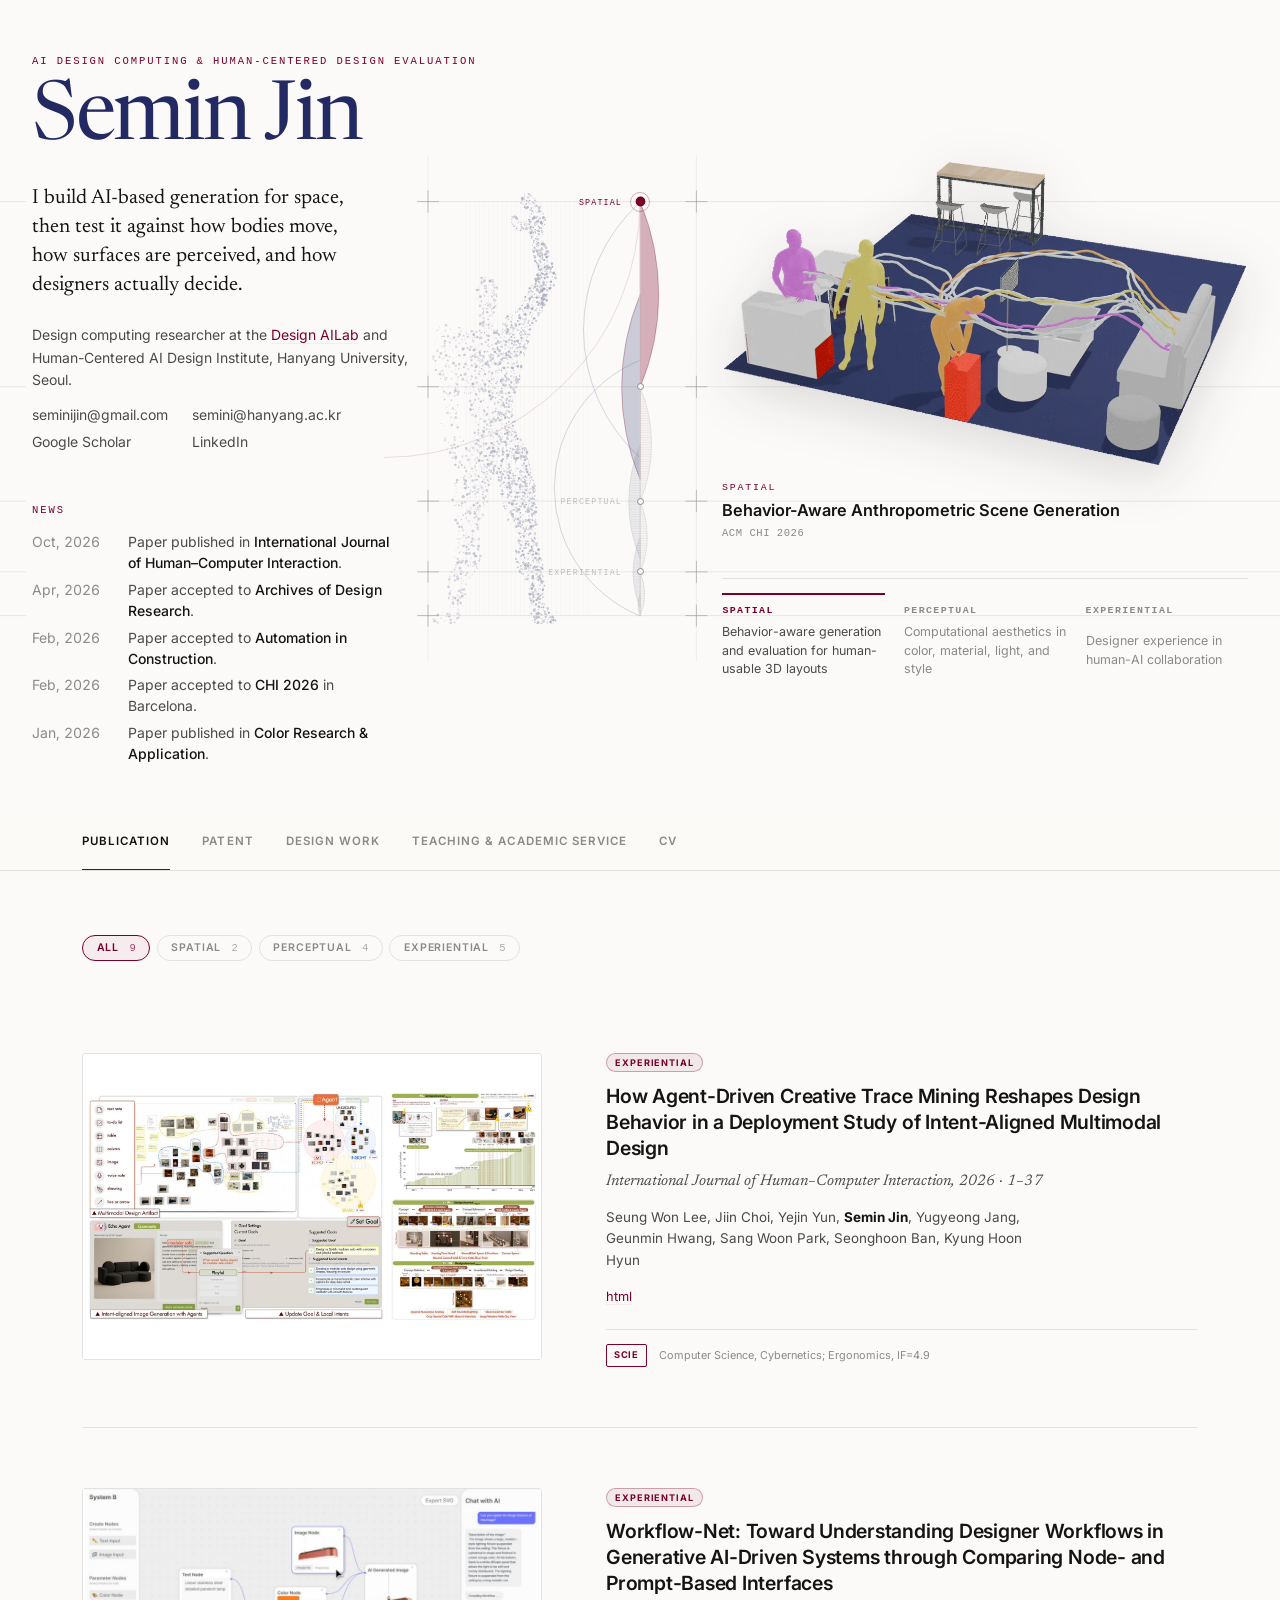
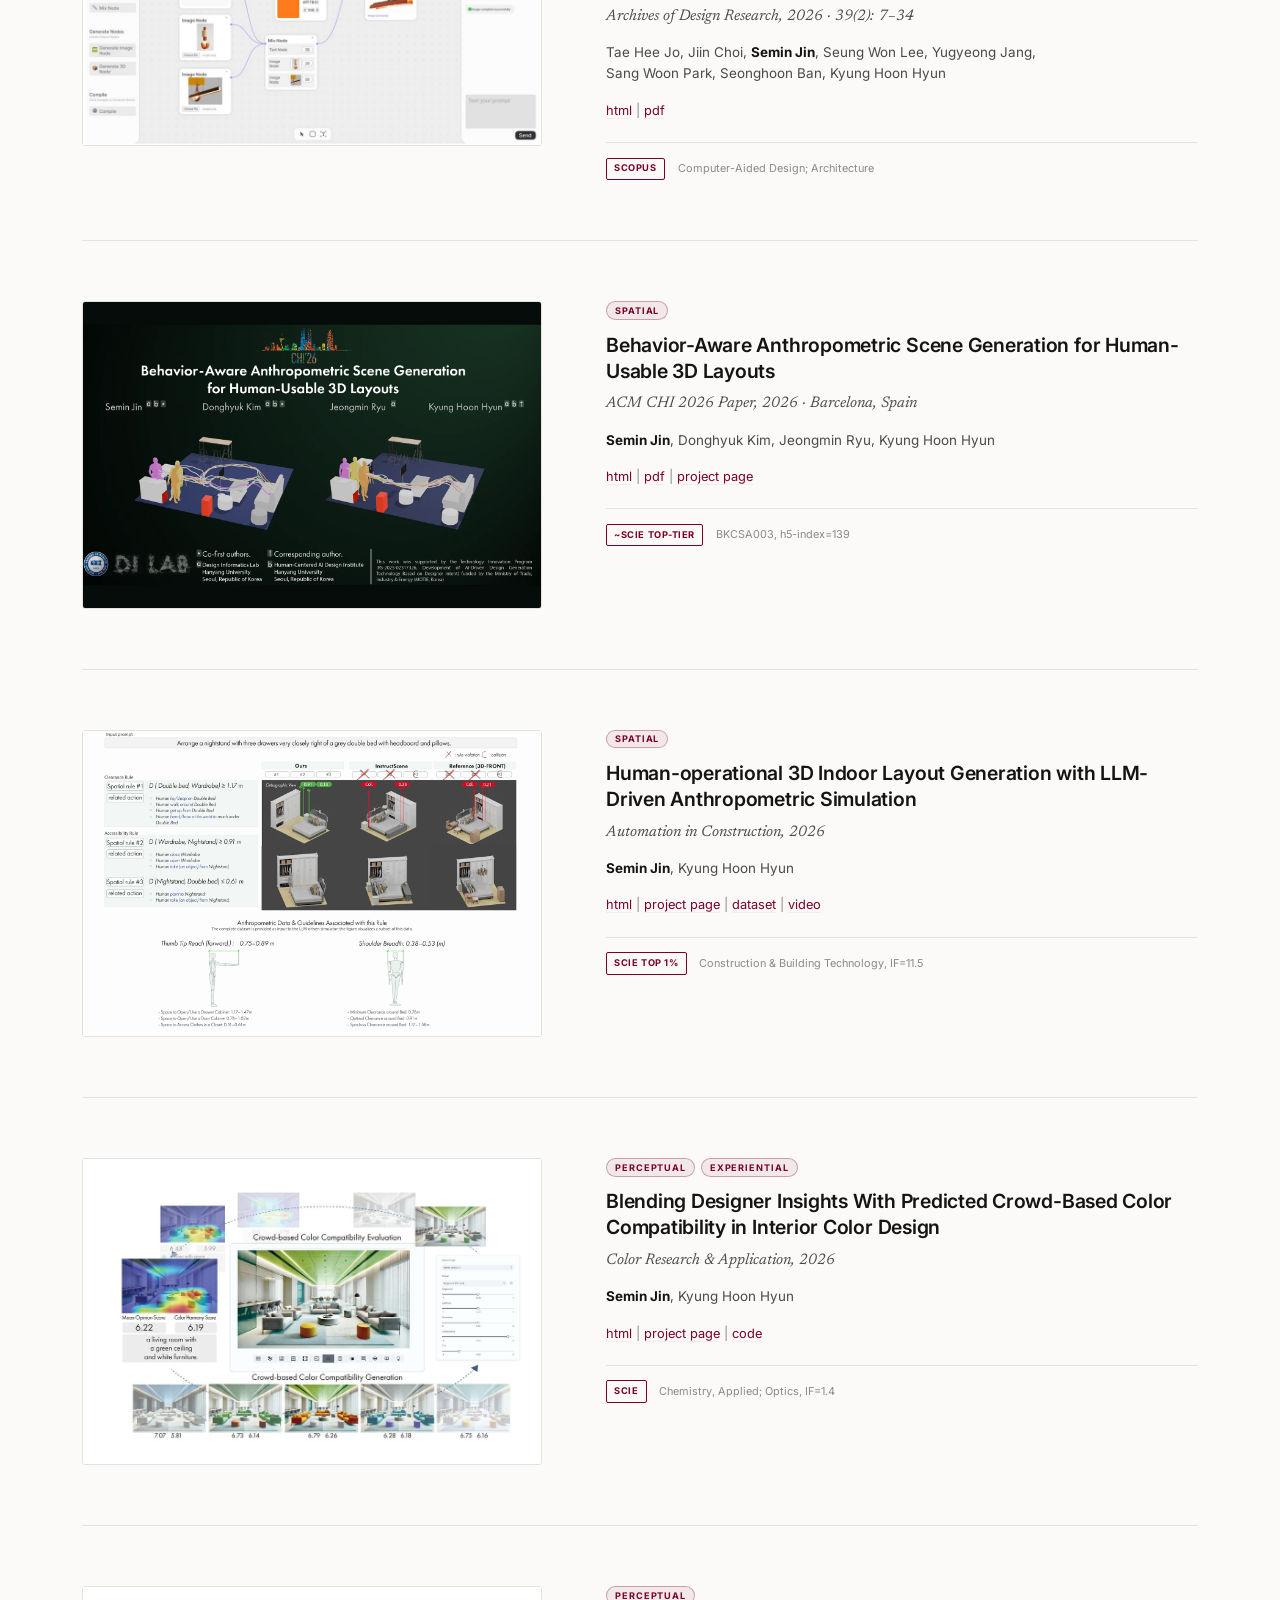
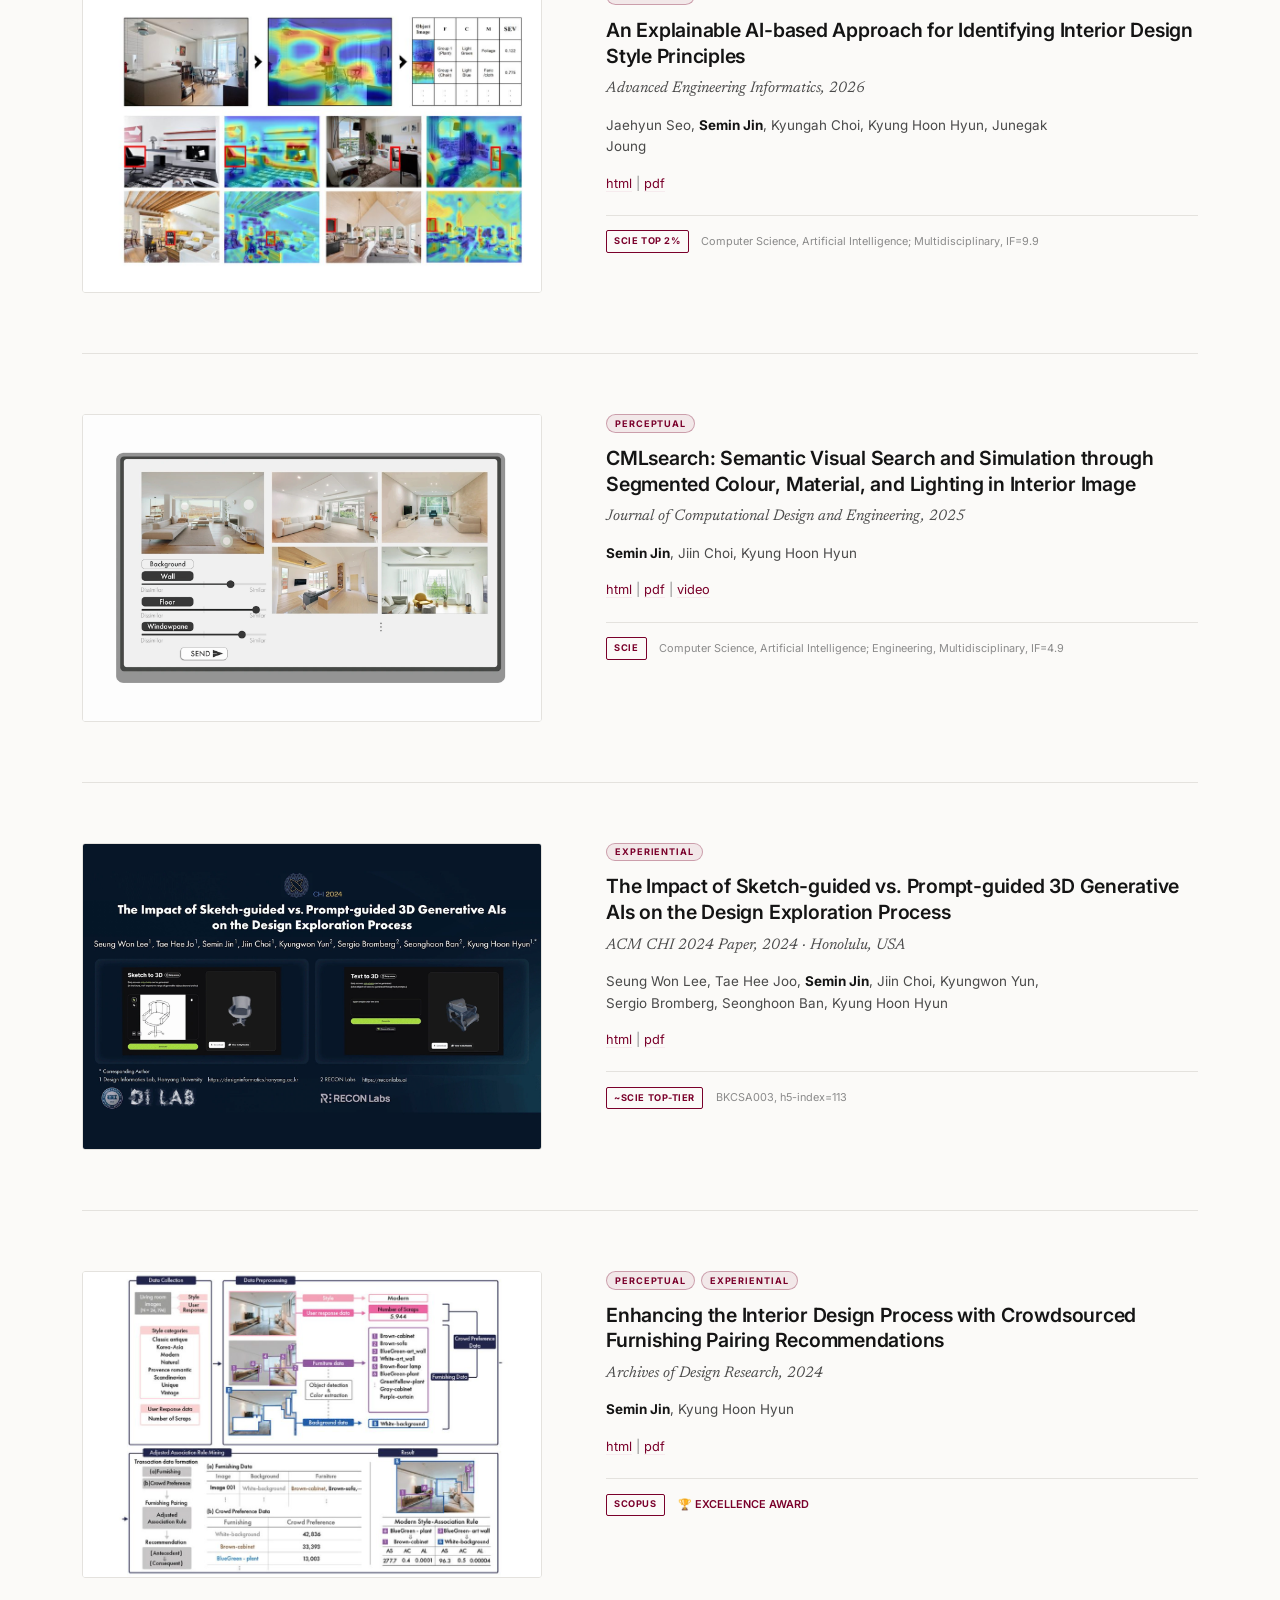
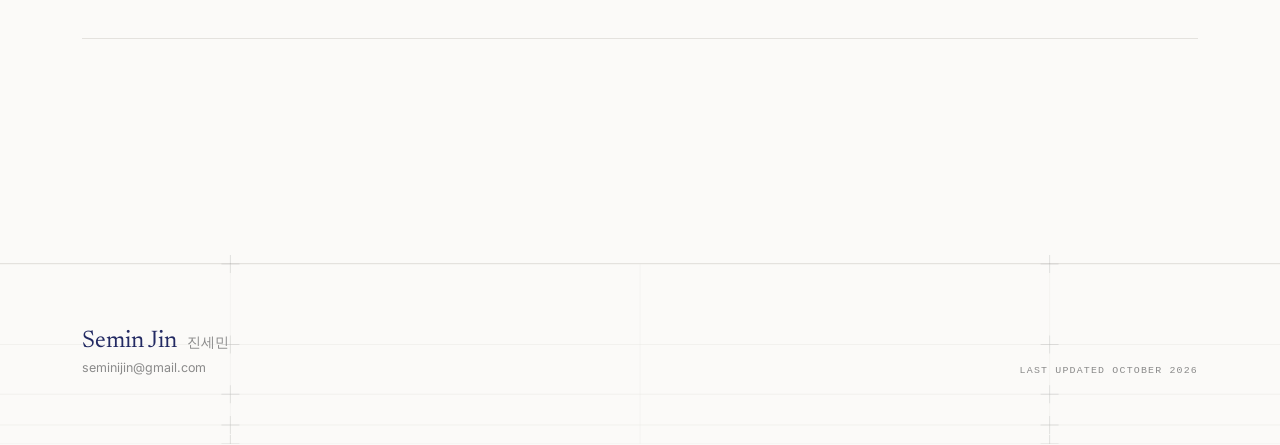
<file: index.html>
<!doctype html>
<html lang="en">
<head>
<meta charset="utf-8">
<meta name="viewport" content="width=device-width, initial-scale=1">
<title>Semin Jin 진세민</title>
<meta name="description" content="Semin Jin (진세민) — Postdoctoral researcher in Interior Architecture Design at Hanyang University, Seoul. AI design computing and human-centered design evaluation.">
<link rel="canonical" href="https://seminjin.com/">
<meta property="og:type" content="profile">
<meta property="og:title" content="Semin Jin 진세민">
<meta property="og:description" content="Postdoctoral researcher at Hanyang University. AI design computing and human-centered design evaluation.">
<meta property="og:url" content="https://seminjin.com/">
<meta property="og:image" content="https://seminjin.com/assets/img/profile.jpg">
<script type="application/ld+json">
{
  "@context": "https://schema.org",
  "@type": "Person",
  "name": "Semin Jin",
  "alternateName": "진세민",
  "url": "https://seminjin.com/",
  "image": "https://seminjin.com/assets/img/profile.jpg",
  "jobTitle": "Postdoctoral Researcher",
  "affiliation": { "@type": "CollegeOrUniversity", "name": "Hanyang University", "alternateName": "한양대학교" },
  "knowsAbout": ["AI design computing", "Human-centered design evaluation", "Interior architecture", "Human-AI interaction"],
  "sameAs": [
    "https://scholar.google.com/citations?user=jY6BdQMAAAAJ",
    "https://www.linkedin.com/in/semin-jin-0b907b2ab",
    "https://github.com/SeminJin"
  ]
}
</script>
<link rel="preconnect" href="https://fonts.googleapis.com">
<link rel="preconnect" href="https://fonts.gstatic.com" crossorigin>
<link href="https://fonts.googleapis.com/css2?family=Inter:wght@400;500;600;700&family=Newsreader:ital,wght@0,400;0,500;1,400&display=swap" rel="stylesheet">
<link rel="stylesheet" href="assets/css/style.css?v=261020d">
<!-- Google tag (gtag.js) -->
<script async src="https://www.googletagmanager.com/gtag/js?id=G-CXLMQJCP3H"></script>
<script>
  window.dataLayer = window.dataLayer || [];
  function gtag(){dataLayer.push(arguments);}
  gtag('js', new Date());
  gtag('config', 'G-CXLMQJCP3H');
</script>
</head>
<body>

<!-- ══════════════════════════════════════════════════
     HERO — 한 화면에 들어가는 고정 높이
       왼쪽  : 이름 · 소개 · 연락처 · News
       가운데: 모듈러 비례 레일 (등간격 아님) + 원호 수열
       오른쪽: 활성 스테이션 미디어 + 하단 가로 축 스트립
     ══════════════════════════════════════════════════ -->
<header class="hero">
  <div class="hero-text" id="hero-text"></div>
  <nav class="lens-rail" id="lens-rail" role="tablist" aria-label="research"></nav>
  <div class="hero-right">
    <div class="lens-stage" id="lens-stage"></div>
    <ul class="axis-strip" id="axis-strip"></ul>
  </div>
</header>

<nav class="tabs">
  <div class="tabs-inner" role="tablist">
    <button class="tab" role="tab" data-panel="publication" aria-selected="true">Publication</button>
    <button class="tab" role="tab" data-panel="patent"      aria-selected="false">Patent</button>
    <button class="tab" role="tab" data-panel="design"      aria-selected="false">Design Work</button>
    <button class="tab" role="tab" data-panel="teaching"    aria-selected="false">Teaching &amp; Academic Service</button>
    <button class="tab" role="tab" data-panel="cv"          aria-selected="false">CV</button>
  </div>
</nav>

<div class="wrap">
  <main id="panel" class="panel is-active"></main>
</div>

<footer class="foot" id="foot"></footer>

<script src="data/site.js?v=261020d"></script>
<script src="assets/js/hero.js?v=261020d"></script>
<script src="assets/js/app.js?v=261020d"></script>
</body>
</html>
</file>
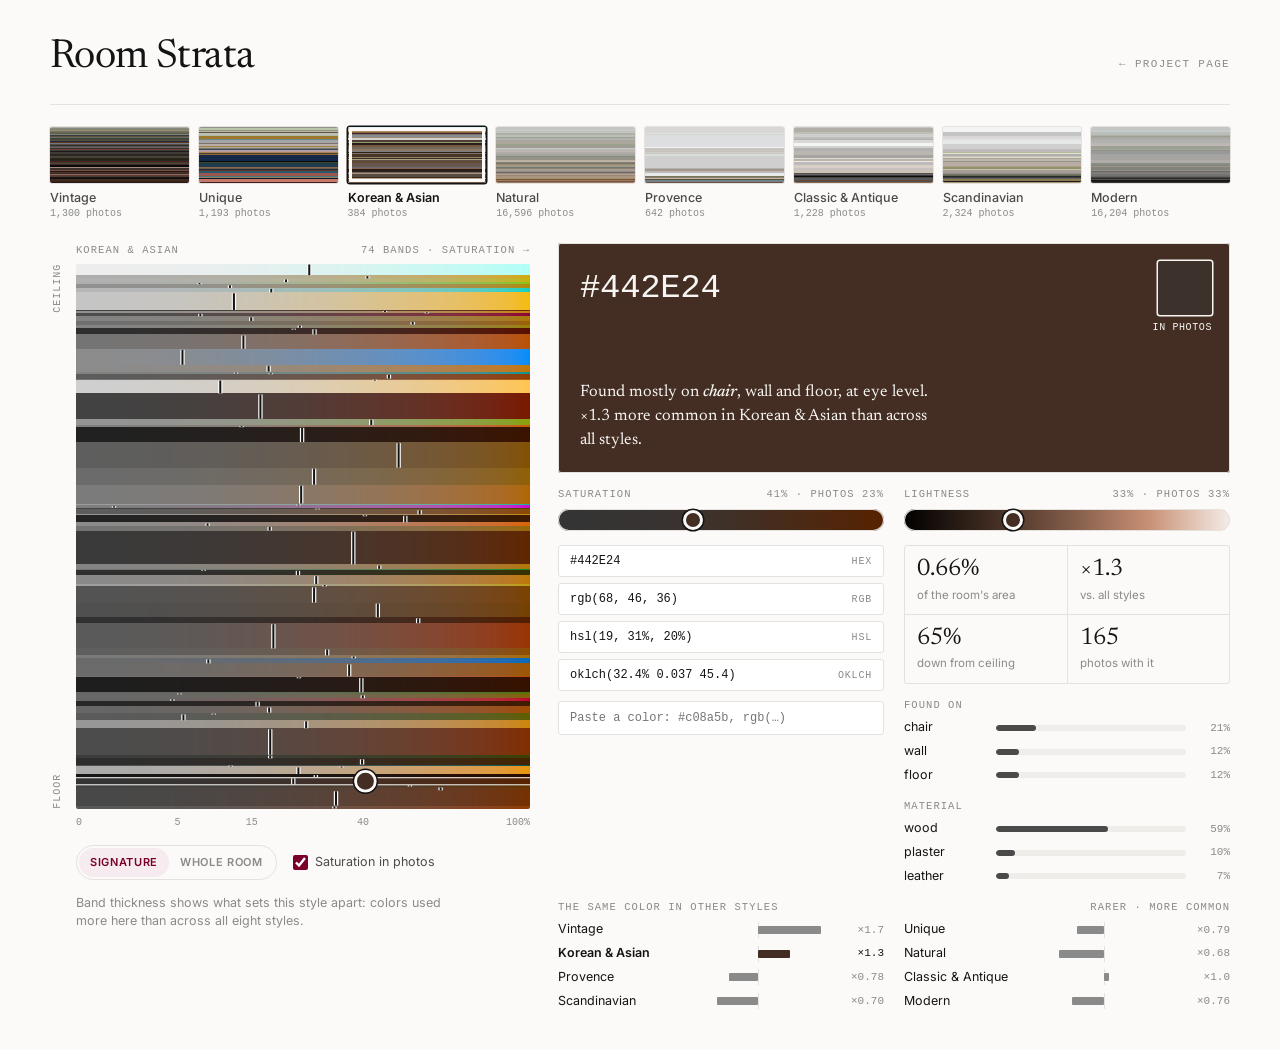
<file: tools/room-strata/index.html>
<!doctype html>
<html lang="en">
<head>
<meta charset="utf-8">
<meta name="viewport" content="width=device-width, initial-scale=1, viewport-fit=cover">
<title>Room Strata — Semin Jin</title>
<meta name="description" content="A color picker cut from 35,575 interior photos: each style's real colors stacked from ceiling to floor, with saturation free from 0 to 100%.">
<link rel="preconnect" href="https://fonts.googleapis.com">
<link rel="preconnect" href="https://fonts.gstatic.com" crossorigin>
<link href="https://fonts.googleapis.com/css2?family=Inter:wght@400;500;600;700&family=Newsreader:ital,wght@0,400;0,500;1,400&display=swap" rel="stylesheet">
<style>
/* Same tokens as seminjin.com so the tool sits inside the project page without a seam.
   Layout: style rail on top · room section (ceiling→floor × saturation) on the left · the picked color and its provenance on the right. */
:root{
  --ink:#141414; --ink-2:#4a4a4a; --ink-3:#8a8a8a; --line:#e4e2de; --bg:#fbfaf8; --bg-2:#ffffff; --chip:#efede9;
  --accent:#7a002b; --accent-soft:#f6ebee;
  --pick:#7a4a35; --on-pick:#ffffff; --pick-mark:#7a4a35;
  --sans:"Inter","Helvetica Neue",-apple-system,BlinkMacSystemFont,"Apple SD Gothic Neo","Pretendard",sans-serif;
  --serif:"Newsreader","Iowan Old Style","Times New Roman",serif;
  --mono:"SF Mono",ui-monospace,"JetBrains Mono",Menlo,monospace;
}
@media (prefers-color-scheme:dark){
  :root:not([data-theme="light"]){
    --ink:#f0eeea; --ink-2:#b4b0aa; --ink-3:#7e7a75; --line:#2b2926; --bg:#111110; --bg-2:#191817; --chip:#24221f;
    --accent:#ef8fa5; --accent-soft:#2a1c1f; color-scheme:dark;
  }
}
:root[data-theme="dark"]{
  --ink:#f0eeea; --ink-2:#b4b0aa; --ink-3:#7e7a75; --line:#2b2926; --bg:#111110; --bg-2:#191817; --chip:#24221f;
  --accent:#ef8fa5; --accent-soft:#2a1c1f; color-scheme:dark;
}
*,*::before,*::after{box-sizing:border-box}
html,body{margin:0}
body{background:var(--bg); color:var(--ink); font-family:var(--sans); font-size:14px; line-height:1.5; -webkit-font-smoothing:antialiased}
body.solo{padding:28px max(16px, env(safe-area-inset-right, 0px)) 40px max(16px, env(safe-area-inset-left, 0px))}
body.embed{padding:2px}
.app{max-width:1180px; margin:0 auto; display:grid; gap:22px}
.solo-head{display:none}
body.solo .solo-head{display:flex; flex-wrap:wrap; justify-content:space-between; align-items:baseline; gap:8px 24px; border-bottom:1px solid var(--line); padding-bottom:16px}
.solo-head h1{font-family:var(--serif); font-weight:400; font-size:clamp(28px,4vw,40px); letter-spacing:-.015em; margin:0}
.solo-head a{font-family:var(--mono); font-size:11px; letter-spacing:.12em; text-transform:uppercase; color:var(--ink-3); text-decoration:none}
.solo-head a:hover{color:var(--accent)}

.k{font-family:var(--mono); font-size:10.5px; letter-spacing:.1em; text-transform:uppercase; color:var(--ink-3); display:flex; justify-content:space-between; gap:8px; margin:0}

/* style rail — each style shown as its own section */
.rail{display:grid; grid-template-columns:repeat(8,minmax(0,1fr)); gap:10px}
.sty{display:grid; gap:7px; padding:0; border:0; background:none; color:var(--ink-2); cursor:pointer; font:inherit; text-align:left; min-width:0}
.sty canvas{width:100%; height:56px; display:block; border-radius:2px; box-shadow:0 0 0 1px var(--line)}
.sty span{display:grid; min-width:0}
.sty b{font-weight:500; font-size:12.5px; line-height:1.25; white-space:nowrap; overflow:hidden; text-overflow:ellipsis}
.sty small{font-family:var(--mono); font-size:10px; color:var(--ink-3)}
.sty[aria-pressed="true"]{color:var(--ink)}
.sty[aria-pressed="true"] b{font-weight:600}
.sty[aria-pressed="true"] canvas{box-shadow:0 0 0 1.5px var(--ink); outline:3px solid var(--bg); outline-offset:-4.5px}
.sty:focus-visible canvas, button:focus-visible, input:focus-visible, canvas:focus-visible{outline:2px solid var(--accent); outline-offset:2px}

.main{display:grid; grid-template-columns:minmax(0,5fr) minmax(0,7fr); gap:28px; align-items:start}
.col{display:grid; gap:14px; min-width:0}

/* the room section */
.room{display:grid; grid-template-columns:18px minmax(0,1fr); grid-template-rows:auto minmax(0,1fr) auto; gap:6px 8px}
.room .top{grid-column:2}
.vlab{grid-row:2; writing-mode:vertical-rl; transform:rotate(180deg); display:flex; justify-content:space-between;
  font-family:var(--mono); font-size:10px; letter-spacing:.1em; text-transform:uppercase; color:var(--ink-3)}
#room{grid-column:2; grid-row:2; width:100%; aspect-ratio:5/6; max-width:100%; display:block; touch-action:none; cursor:crosshair; border-radius:2px}
.axis{grid-column:2; grid-row:3; position:relative; height:16px; font-family:var(--mono); font-size:10px; color:var(--ink-3)}
.axis span{position:absolute; transform:translateX(-50%); white-space:nowrap}
.axis span:first-child{transform:none} .axis span:last-child{transform:translateX(-100%)}
.controls{display:flex; flex-wrap:wrap; gap:10px 16px; align-items:center; padding-left:26px}
.seg{display:inline-flex; border:1px solid var(--line); border-radius:999px; padding:2px}
.seg button{border:0; background:none; color:var(--ink-3); font:inherit; font-size:11px; font-weight:600; letter-spacing:.06em; text-transform:uppercase; padding:6px 11px; border-radius:999px; cursor:pointer}
.seg button[aria-pressed="true"]{background:var(--accent-soft); color:var(--accent)}
.toggle{display:flex; align-items:center; gap:7px; font-size:12.5px; color:var(--ink-2); cursor:pointer; user-select:none}
.toggle input{accent-color:var(--accent); width:15px; height:15px; margin:0}
.hint{font-size:12.5px; color:var(--ink-3); margin:0; padding-left:26px; max-width:52ch}

/* the picked color */
.swatch{position:relative; background:var(--pick); color:var(--on-pick); border-radius:3px; min-height:230px;
  display:flex; flex-direction:column; justify-content:space-between; gap:24px; padding:20px 22px; transition:background .2s,color .2s; box-shadow:inset 0 0 0 1px var(--line)}
.swatch .hex{font-family:var(--mono); font-size:clamp(24px,3vw,34px); font-weight:500; letter-spacing:-.01em}
.swatch .where{font-family:var(--serif); font-size:16.5px; line-height:1.45; max-width:40ch}
.swatch .where b{font-weight:500; font-style:italic}
.real{position:absolute; right:18px; top:18px; display:grid; justify-items:end; gap:5px; font-family:var(--mono); font-size:10px; letter-spacing:.06em; text-transform:uppercase}
.real i{width:54px; height:54px; border-radius:2px; display:block; box-shadow:0 0 0 1.5px var(--on-pick)}
.sliders{display:grid; grid-template-columns:1fr 1fr; gap:14px 20px}
.slider{display:grid; gap:7px}
.slider output{font-variant-numeric:tabular-nums}
.slider input{width:100%; margin:0; -webkit-appearance:none; appearance:none; height:22px; border-radius:11px; background:var(--grad,var(--chip)); box-shadow:inset 0 0 0 1px var(--line); cursor:pointer}
.slider input::-webkit-slider-thumb{-webkit-appearance:none; width:20px; height:20px; border-radius:50%; background:var(--pick); border:3px solid var(--bg); box-shadow:0 0 0 1.5px var(--ink)}
.slider input::-moz-range-thumb{width:14px; height:14px; border-radius:50%; background:var(--pick); border:3px solid var(--bg); box-shadow:0 0 0 1.5px var(--ink)}

.grid2{display:grid; grid-template-columns:1fr 1fr; gap:18px 20px; align-items:start}
.values{display:grid; gap:6px}
.value{display:flex; justify-content:space-between; align-items:center; gap:10px; width:100%; font-family:var(--mono); font-size:12px;
  padding:8px 11px; border-radius:3px; border:1px solid var(--line); background:var(--bg-2); color:var(--ink); cursor:pointer; text-align:left}
.value em{font-style:normal; color:var(--ink-3); font-size:10px; letter-spacing:.08em; text-transform:uppercase}
.value:hover{border-color:var(--ink-3)}
.paste{display:grid; gap:6px}
.paste input{width:100%; font-family:var(--mono); font-size:12px; padding:9px 11px; border-radius:3px; border:1px solid var(--line); background:var(--bg-2); color:var(--ink)}
.paste .note{font-size:12px; color:var(--ink-3); min-height:1.3em; margin:0}
.facts{display:grid; grid-template-columns:1fr 1fr; gap:1px; background:var(--line); border:1px solid var(--line); border-radius:3px; overflow:hidden}
.fact{background:var(--bg); padding:10px 12px; min-width:0}
.fact b{display:block; font-family:var(--serif); font-size:24px; font-weight:400; line-height:1.1; font-variant-numeric:tabular-nums}
.fact small{color:var(--ink-3); font-size:11.5px}
.bars{display:grid; gap:5px}
.bar{display:grid; grid-template-columns:84px minmax(0,1fr) 36px; gap:8px; align-items:center; font-size:12.5px}
.bar .t{height:6px; border-radius:3px; background:var(--chip); position:relative; overflow:hidden}
.bar .t i{position:absolute; inset:0 auto 0 0; background:var(--ink-2); border-radius:3px}
.bar .n{font-family:var(--mono); font-size:11px; color:var(--ink-3); text-align:right; font-variant-numeric:tabular-nums}
.bar .nm{white-space:nowrap; overflow:hidden; text-overflow:ellipsis}
.across{display:grid; grid-template-columns:1fr 1fr; gap:5px 20px}
.across .k{grid-column:1/-1}
.across .bar{grid-template-columns:112px minmax(0,1fr) 38px; cursor:pointer; border-radius:2px}
.across .bar:hover .nm{color:var(--accent)}
.across .t{background:none; height:12px; overflow:visible}
.across .t::before{content:""; position:absolute; left:50%; top:-2px; bottom:-2px; width:1px; background:var(--line)}
.across .t i{border-radius:1px; background:var(--ink-3); inset:2px auto 2px auto}
.across .bar.cur .nm{font-weight:600}
.across .bar.cur .t i{background:var(--pick-mark)}
.across .bar.cur .n{color:var(--ink)}

@media (max-width:860px){
  .main{grid-template-columns:minmax(0,1fr)}
  #room{aspect-ratio:4/5}
}
@media (max-width:620px){
  .rail{grid-template-columns:repeat(4,minmax(0,1fr)); gap:12px 8px}
  .sliders,.grid2,.across{grid-template-columns:minmax(0,1fr)}
}
@media (prefers-reduced-motion:reduce){*{transition:none!important}}
</style>
</head>
<body>
<div class="app">
  <header class="solo-head">
    <h1>Room Strata</h1>
    <a href="../../#design/room-strata">&larr; Project page</a>
  </header>

  <nav class="rail" id="rail" aria-label="Interior style"></nav>

  <div class="main">
    <section class="col" aria-label="Room section">
      <div class="room">
        <p class="k top"><span id="styleName"></span><span><span id="bandCount"></span> &middot; saturation &rarr;</span></p>
        <div class="vlab"><span>Floor</span><span>Ceiling</span></div>
        <canvas id="room" tabindex="0" aria-label="Room section of the selected style. Up and down choose a band, left and right change saturation."></canvas>
        <div class="axis" id="axis"></div>
      </div>
      <div class="controls">
        <div class="seg" role="group" aria-label="Band thickness">
          <button id="mSig" aria-pressed="true">Signature</button>
          <button id="mAll" aria-pressed="false">Whole room</button>
        </div>
        <label class="toggle"><input type="checkbox" id="line" checked> Saturation in photos</label>
      </div>
      <p class="hint" id="modeHint"></p>
    </section>

    <section class="col" aria-label="Picked color">
      <div class="swatch" id="swatch">
        <div class="hex" id="hex"></div>
        <div class="real"><i id="realChip"></i><span>in photos</span></div>
        <p class="where" id="where" style="margin:0"></p>
      </div>
      <div class="sliders">
        <div class="slider">
          <p class="k"><span>Saturation</span><output id="satOut"></output></p>
          <input type="range" id="sat" min="0" max="100" step="1" aria-label="Saturation">
        </div>
        <div class="slider">
          <p class="k"><span>Lightness</span><output id="litOut"></output></p>
          <input type="range" id="lit" min="2" max="98" step="1" aria-label="Lightness">
        </div>
      </div>
      <div class="grid2">
        <div class="col" style="gap:10px">
          <div class="values" id="values"></div>
          <div class="paste">
            <input id="paste" placeholder="Paste a color: #c08a5b, rgb(…)" autocomplete="off" spellcheck="false" aria-label="Paste a color to find its band">
            <p class="note" id="pasteNote"></p>
          </div>
        </div>
        <div class="col" style="gap:14px">
          <div class="facts" id="facts"></div>
          <div class="bars" id="objs"></div>
          <div class="bars" id="mats"></div>
        </div>
      </div>
      <div class="across" id="across"></div>
    </section>
  </div>
</div>

<script>
(async function () {
  const SOLO = window.top === window.self;
  document.body.classList.add(SOLO ? 'solo' : 'embed');

  let DATA;
  try { DATA = await (await fetch('data.json')).json(); }
  catch (e) { document.querySelector('.app').insertAdjacentHTML('beforeend', '<p class="hint">The color data did not load. Reload the page to try again.</p>'); return; }

  /* ---------- color math (OKLab / OKLCH) ---------- */
  const lin = c => { c /= 255; return c <= .04045 ? c / 12.92 : ((c + .055) / 1.055) ** 2.4 };
  const enc = c => c <= .0031308 ? 12.92 * c : 1.055 * c ** (1 / 2.4) - .055;
  function lch2lin(L, C, h) {
    const a = C * Math.cos(h), b = C * Math.sin(h);
    const l = (L + .3963377774 * a + .2158037573 * b) ** 3, m = (L - .1055613458 * a - .0638541728 * b) ** 3,
          s = (L - .0894841775 * a - 1.2914855480 * b) ** 3;
    return [4.0767416621 * l - 3.3077115913 * m + .2309699292 * s, -1.2684380046 * l + 2.6097574011 * m - .3413193965 * s,
            -.0041960863 * l - .7034186147 * m + 1.7076147010 * s];
  }
  const lch2rgb = (L, C, h) => lch2lin(L, C, h).map(v => Math.round(Math.min(1, Math.max(0, enc(Math.min(1, Math.max(0, v))))) * 255));
  function rgb2lab([r, g, b]) {
    r = lin(r); g = lin(g); b = lin(b);
    const l = Math.cbrt(.4122214708 * r + .5363325363 * g + .0514459929 * b), m = Math.cbrt(.2119034982 * r + .6806995451 * g + .1073969566 * b),
          s = Math.cbrt(.0883024619 * r + .2817188376 * g + .6299787005 * b);
    return [.2104542553 * l + .7936177850 * m - .0040720468 * s, 1.9779984951 * l - 2.4285922050 * m + .4505937099 * s,
            .0259040371 * l + .7827717662 * m - .8086757660 * s];
  }
  function cmax(L, h) {
    let lo = 0, hi = .4;
    for (let i = 0; i < 18; i++) { const mid = (lo + hi) / 2, v = lch2lin(L, mid, h); if (v.every(x => x >= -1e-4 && x <= 1.0001)) lo = mid; else hi = mid }
    return lo;
  }
  const hex = rgb => '#' + rgb.map(v => v.toString(16).padStart(2, '0')).join('');
  function rgb2hsl([r, g, b]) {
    r /= 255; g /= 255; b /= 255;
    const mx = Math.max(r, g, b), mn = Math.min(r, g, b), l = (mx + mn) / 2, d = mx - mn; let h = 0, s = 0;
    if (d) { s = d / (1 - Math.abs(2 * l - 1)); h = mx === r ? ((g - b) / d) % 6 : mx === g ? (b - r) / d + 2 : (r - g) / d + 4; h = (h * 60 + 360) % 360 }
    return [Math.round(h), Math.round(s * 100), Math.round(l * 100)];
  }
  /* saturation axis: square-root spacing, so the low saturations real rooms live in get room */
  const sat2x = s => Math.sqrt(Math.max(0, s));
  const x2sat = x => Math.min(1, Math.max(0, x)) ** 2;

  /* ---------- prepare ---------- */
  const NAMES = DATA.styles.map(s => s.name);
  for (const st of DATA.styles) for (const b of st.bands) {
    b.cm = cmax(b.L, b.h); b.realHex = hex(lch2rgb(b.L, b.C, b.h));
    b.sig = b.lift > 1.05 ? b.share * (b.lift - 1) : 0;
  }

  /* ---------- state ---------- */
  const $ = id => document.getElementById(id);
  const css = n => getComputedStyle(document.documentElement).getPropertyValue(n).trim();
  let si = 0, mode = 'sig', showLine = true, band = null, sat = .5, L = .5;
  const saved = (() => { try { return JSON.parse(localStorage.getItem('roomstrata') || '{}') } catch (e) { return {} } })();
  si = Math.max(0, DATA.styles.findIndex(s => s.key === ((SOLO && location.hash.slice(1)) || saved.style || 'korean')));
  if (saved.mode === 'all') mode = 'all';
  const style = () => DATA.styles[si];
  const weight = b => mode === 'sig' ? b.sig : b.share;
  const bandsOf = st => st.bands.filter(b => weight(b) > 0);
  function layout(st, h) {
    const bs = bandsOf(st), tot = bs.reduce((a, b) => a + weight(b), 0); let y = 0;
    return bs.map(b => { const r = { b, y0: y, y1: y + weight(b) / tot * h }; y = r.y1; return r });
  }

  /* ---------- canvases ---------- */
  function fit(cv) {
    const r = cv.getBoundingClientRect(), dpr = Math.min(2, devicePixelRatio || 1);
    const w = Math.max(1, Math.round(r.width * dpr)), h = Math.max(1, Math.round(r.height * dpr));
    if (cv.width !== w || cv.height !== h) { cv.width = w; cv.height = h }
    return { ctx: cv.getContext('2d'), w, h, dpr };
  }
  function drawThumb(cv, st) {
    const { ctx, w, h } = fit(cv), rows = layout(st, h);
    ctx.clearRect(0, 0, w, h);
    for (const r of rows) { ctx.fillStyle = r.b.realHex; ctx.fillRect(0, Math.floor(r.y0), w, Math.ceil(r.y1 - r.y0) + 1) }
  }
  let cache = null;
  function drawRoom() {
    const cv = $('room'), { ctx, w, h, dpr } = fit(cv);
    const key = [si, mode, w, h].join('|');
    if (!cache || cache.key !== key) {
      const rows = layout(style(), h), img = ctx.createImageData(w, h), px = img.data, cols = 160;
      for (const r of rows) {
        const strip = [];
        for (let i = 0; i < cols; i++) strip.push(lch2rgb(r.b.L, x2sat((i + .5) / cols) * r.b.cm, r.b.h));
        const ya = Math.floor(r.y0), yb = Math.min(h, Math.ceil(r.y1));
        for (let y = ya; y < yb; y++) for (let x = 0; x < w; x++) {
          const c = strip[Math.min(cols - 1, Math.floor(x / w * cols))], k = (y * w + x) * 4;
          px[k] = c[0]; px[k + 1] = c[1]; px[k + 2] = c[2]; px[k + 3] = 255;
        }
      }
      cache = { key, img, rows };
    }
    ctx.putImageData(cache.img, 0, 0);
    const bg = css('--bg'), ink = css('--ink');
    if (showLine) for (const r of cache.rows) {             // a tick at each band's saturation in real photos
      const x = sat2x(r.b.sat) * w, y0 = r.y0 + .5 * dpr, hh = Math.max(1 * dpr, r.y1 - r.y0 - 1 * dpr);
      ctx.fillStyle = bg; ctx.fillRect(x - 2.2 * dpr, y0, 4.4 * dpr, hh);
      ctx.fillStyle = ink; ctx.fillRect(x - 1 * dpr, y0, 2 * dpr, hh);
    }
    const hit = cache.rows.find(r => r.b === band);
    if (hit) {
      const y = (hit.y0 + hit.y1) / 2, rad = 10 * dpr, x = Math.min(w - rad - 3 * dpr, Math.max(rad + 3 * dpr, sat2x(sat) * w));
      ctx.strokeStyle = bg; ctx.lineWidth = 1 * dpr; ctx.strokeRect(-2, hit.y0, w + 4, Math.max(2 * dpr, hit.y1 - hit.y0));
      ctx.beginPath(); ctx.arc(x, y, rad, 0, 7); ctx.fillStyle = hex(current()); ctx.fill(); ctx.lineWidth = 3 * dpr; ctx.strokeStyle = bg; ctx.stroke();
      ctx.beginPath(); ctx.arc(x, y, rad + 2 * dpr, 0, 7); ctx.lineWidth = 1.5 * dpr; ctx.strokeStyle = ink; ctx.stroke();
    }
  }
  $('axis').innerHTML = [0, .05, .15, .4, 1].map(s => `<span style="left:${sat2x(s) * 100}%">${Math.round(s * 100)}${s === 1 ? '%' : ''}</span>`).join('');

  /* ---------- picking ---------- */
  const current = () => lch2rgb(L, sat * cmax(L, band.h), band.h);
  function setBand(b, s) { if (b !== band) L = b.L; band = b; sat = s; render(); }
  function pickAt(e) {
    const r = $('room').getBoundingClientRect(), fx = (e.clientX - r.left) / r.width, fy = (e.clientY - r.top) / r.height;
    const rows = layout(style(), 1), hit = rows.find(q => fy >= q.y0 && fy < q.y1) || rows[fy < 0 ? 0 : rows.length - 1];
    setBand(hit.b, x2sat(fx));
  }
  const room = $('room');
  room.addEventListener('pointerdown', e => { room.setPointerCapture(e.pointerId); pickAt(e) });
  room.addEventListener('pointermove', e => { if (room.hasPointerCapture(e.pointerId)) pickAt(e) });
  room.addEventListener('keydown', e => {
    const bs = bandsOf(style()), i = bs.indexOf(band);
    if (e.key === 'ArrowUp') setBand(bs[Math.max(0, i - 1)], sat); else if (e.key === 'ArrowDown') setBand(bs[Math.min(bs.length - 1, i + 1)], sat);
    else if (e.key === 'ArrowRight') setBand(band, Math.min(1, sat + .02)); else if (e.key === 'ArrowLeft') setBand(band, Math.max(0, sat - .02));
    else return; e.preventDefault();
  });
  $('sat').addEventListener('input', e => { sat = e.target.value / 100; render() });
  $('lit').addEventListener('input', e => { L = e.target.value / 100; render() });

  /* ---------- details ---------- */
  const heightWord = y => y < .3 ? 'near the ceiling' : y < .5 ? 'on the upper walls' : y < .66 ? 'at eye level' : y < .8 ? 'low in the room' : 'at floor level';
  const fmtLift = v => '×' + (v >= 10 ? v.toFixed(0) : v.toFixed(v < 1 ? 2 : 1));
  function bars(el, title, rows) {
    el.innerHTML = `<p class="k"><span>${title}</span></p>` + rows.map(([k, v]) =>
      `<div class="bar"><span class="nm">${k}</span><span class="t"><i style="width:${Math.min(100, v)}%"></i></span><span class="n">${v}%</span></div>`).join('');
  }
  function render() {
    const st = style(), b = band, rgb = current(), hx = hex(rgb), lab = rgb2lab(rgb), hsl = rgb2hsl(rgb);
    const C = Math.hypot(lab[1], lab[2]), hDeg = (Math.atan2(lab[2], lab[1]) * 180 / Math.PI + 360) % 360;
    const root = document.documentElement.style;
    root.setProperty('--pick', hx);
    root.setProperty('--on-pick', lab[0] > .66 ? '#141414' : '#f7f6f2');
    const bgL = rgb2lab(parseColor(css('--bg')) || [251, 250, 248])[0];
    root.setProperty('--pick-mark', Math.abs(lab[0] - bgL) > .22 ? hx : 'var(--ink)');
    $('hex').textContent = hx.toUpperCase();
    $('realChip').style.background = b.realHex;
    const o = b.obj.map(x => x[0]);
    $('where').innerHTML = `Found mostly on <b>${o[0]}</b>${o[1] ? `, ${o[1]}` : ''}${o[2] ? ` and ${o[2]}` : ''}, ${heightWord(b.y)}. ` +
      (b.lift >= 1.25 ? `${fmtLift(b.lift)} more common in ${st.name} than across all styles.` :
       b.lift <= .8 ? `Rarer in ${st.name} than in other styles (${fmtLift(b.lift)}).` : `About as common here as in other styles.`);
    $('sat').value = Math.round(sat * 100); $('satOut').textContent = `${Math.round(sat * 100)}% · photos ${Math.round(b.sat * 100)}%`;
    $('lit').value = Math.round(L * 100); $('litOut').textContent = `${Math.round(L * 100)}% · photos ${Math.round(b.L * 100)}%`;
    const g = s => hex(lch2rgb(L, s * cmax(L, b.h), b.h));
    $('sat').style.setProperty('--grad', `linear-gradient(90deg, ${g(0)}, ${g(.06)} 25%, ${g(.25)} 50%, ${g(1)})`);
    $('lit').style.setProperty('--grad', `linear-gradient(90deg, ${[.05, .3, .5, .7, .95].map(l => hex(lch2rgb(l, sat * cmax(l, b.h), b.h))).join(',')})`);
    const vals = [['hex', hx.toUpperCase()], ['rgb', `rgb(${rgb.join(', ')})`], ['hsl', `hsl(${hsl[0]}, ${hsl[1]}%, ${hsl[2]}%)`],
                  ['oklch', `oklch(${(lab[0] * 100).toFixed(1)}% ${C.toFixed(3)} ${hDeg.toFixed(1)})`]];
    $('values').innerHTML = vals.map(([k, v]) => `<button class="value" data-v="${v}" data-k="${k}"><span>${v}</span><em>${k}</em></button>`).join('');
    $('values').querySelectorAll('.value').forEach(el => el.addEventListener('click', () => copy(el)));
    $('facts').innerHTML =
      `<div class="fact"><b>${b.share < 1 ? b.share.toFixed(2) : b.share.toFixed(1)}%</b><small>of the room's area</small></div>` +
      `<div class="fact"><b>${fmtLift(b.lift)}</b><small>vs. all styles</small></div>` +
      `<div class="fact"><b>${Math.round(b.y * 100)}%</b><small>down from ceiling</small></div>` +
      `<div class="fact"><b>${b.photos.toLocaleString()}</b><small>photos with it</small></div>`;
    bars($('objs'), 'Found on', b.obj.slice(0, 3));
    bars($('mats'), 'Material', b.mat);
    const lifts = DATA.clusters[b.id] || [], mx = Math.log2(Math.max(2, ...lifts.map(v => Math.max(v, 1 / v))));
    $('across').innerHTML = `<p class="k"><span>The same color in other styles</span><span>rarer &middot; more common</span></p>` +
      lifts.map((v, i) => {
        const lg = Math.log2(Math.max(v, .05)) / mx * 50, left = lg >= 0 ? 50 : 50 + lg;
        return `<div class="bar${i === si ? ' cur' : ''}" data-i="${i}" role="button" tabindex="0"><span class="nm">${NAMES[i]}</span><span class="t"><i style="left:${left}%;width:${Math.max(.8, Math.abs(lg))}%"></i></span><span class="n">${fmtLift(v)}</span></div>`;
      }).join('');
    $('across').querySelectorAll('.bar[data-i]').forEach(el => {
      const go = () => setStyle(+el.dataset.i, b.id);
      el.addEventListener('click', go); el.addEventListener('keydown', e => { if (e.key === 'Enter' || e.key === ' ') { e.preventDefault(); go() } });
    });
    drawRoom();
  }
  function copy(el) {
    const done = () => { el.querySelector('em').textContent = 'copied'; setTimeout(() => { el.querySelector('em').textContent = el.dataset.k }, 1100) };
    const fallback = () => { const r = document.createRange(); r.selectNodeContents(el.querySelector('span')); const s = getSelection(); s.removeAllRanges(); s.addRange(r) };
    try { navigator.clipboard.writeText(el.dataset.v).then(done, fallback) } catch (e) { fallback() }
  }

  /* ---------- paste: find the band whose grey→vivid line passes closest ---------- */
  const probe = document.createElement('canvas').getContext('2d', { willReadFrequently: true });
  function parseColor(str) {
    str = String(str).trim(); if (!str) return null;
    if (/^[0-9a-f]{3}([0-9a-f]{3})?$/i.test(str)) str = '#' + str;
    probe.fillStyle = '#010203'; probe.fillStyle = str;
    if (probe.fillStyle === '#010203' && !/^#?010203$/i.test(str)) return null;
    probe.clearRect(0, 0, 1, 1); probe.fillRect(0, 0, 1, 1);
    const d = probe.getImageData(0, 0, 1, 1).data; return [d[0], d[1], d[2]];
  }
  $('paste').addEventListener('input', e => {
    const v = e.target.value.trim();
    if (!v) { $('pasteNote').textContent = ''; return }
    const rgb = parseColor(v);
    if (!rgb) { $('pasteNote').textContent = 'Not a color this can read. Try a hex code like #c08a5b.'; return }
    const p = rgb2lab(rgb); let best = null, bs = 0, bd = 1e9;
    for (const b of bandsOf(style())) for (let i = 0; i <= 40; i++) {
      const s = i / 40, C = s * b.cm, d = Math.hypot(b.L - p[0], C * Math.cos(b.h) - p[1], C * Math.sin(b.h) - p[2]);
      if (d < bd) { bd = d; best = b; bs = s }
    }
    setBand(best, bs);
    $('pasteNote').textContent = `On the ${best.obj[0][0]} band, ${Math.round(best.y * 100)}% down. ${style().name} photos show it at ${Math.round(best.sat * 100)}% saturation (ΔE ${(bd * 100).toFixed(1)}).`;
  });

  /* ---------- styles & modes ---------- */
  DATA.styles.forEach((st, i) => {
    const b = document.createElement('button');
    b.className = 'sty'; b.setAttribute('aria-pressed', 'false');
    b.innerHTML = `<canvas aria-hidden="true"></canvas><span><b>${st.name}</b><small>${st.photos.toLocaleString()} photos</small></span>`;
    b.addEventListener('click', () => setStyle(i));
    $('rail').appendChild(b);
  });
  const drawThumbs = () => DATA.styles.forEach((st, i) => drawThumb($('rail').children[i].querySelector('canvas'), st));
  const save = () => { try { localStorage.setItem('roomstrata', JSON.stringify({ style: style().key, mode })) } catch (e) {} };
  function setStyle(i, keepId) {
    si = i; const st = style(), bs = bandsOf(st);
    if (SOLO) history.replaceState(null, '', '#' + st.key);
    save();
    [...$('rail').children].forEach((el, j) => el.setAttribute('aria-pressed', j === si));
    $('styleName').textContent = st.name;
    $('bandCount').textContent = `${bs.length} bands`;
    let nb = keepId != null ? bs.find(b => b.id === keepId) : null;
    if (!nb && band) nb = bs.reduce((a, b) => Math.abs(b.y - band.y) + Math.abs(b.L - band.L) < Math.abs(a.y - band.y) + Math.abs(a.L - band.L) ? b : a, bs[0]);
    const ARCH = /^(wall|floor|ceiling|window|door)$/;
    if (!nb) nb = [...bs].filter(b => !ARCH.test(b.obj[0][0])).sort((a, b) => b.sig - a.sig)[0] || [...bs].sort((a, b) => weight(b) - weight(a))[0];
    const s = band ? sat : Math.min(.7, nb.sat * 1.6 + .04);
    band = null; setBand(nb, s);
  }
  function setMode(m) {
    mode = m; save();
    $('mSig').setAttribute('aria-pressed', m === 'sig'); $('mAll').setAttribute('aria-pressed', m === 'all');
    $('modeHint').textContent = m === 'sig'
      ? 'Band thickness shows what sets this style apart: colors used more here than across all eight styles.'
      : 'Band thickness shows how much of the room each color covers, walls and floors included.';
    drawThumbs(); cache = null; setStyle(si, band ? band.id : null);
  }
  $('mSig').addEventListener('click', () => setMode('sig'));
  $('mAll').addEventListener('click', () => setMode('all'));
  $('line').addEventListener('change', e => { showLine = e.target.checked; drawRoom() });

  let rt = 0;
  addEventListener('resize', () => { clearTimeout(rt); rt = setTimeout(() => { cache = null; drawThumbs(); band && render() }, 120) });
  matchMedia('(prefers-color-scheme: dark)').addEventListener?.('change', () => { drawThumbs(); band && render() });
  new MutationObserver(() => band && render()).observe(document.documentElement, { attributes: true, attributeFilter: ['data-theme'] });

  /* tell the project page how tall this is, so the frame never scrolls */
  if (!SOLO) {
    const post = () => parent.postMessage({ type: 'embed-height', id: 'room-strata', h: Math.ceil(document.querySelector('.app').getBoundingClientRect().height) + 6 }, '*');
    new ResizeObserver(post).observe(document.querySelector('.app')); post();
  }
  setMode(mode);
})();
</script>
</body>
</html>
</file>
<file: assets/css/style.css>
/* ============================================================
   Semin Jin — seminjin.com
   ============================================================ */

:root{
  --ink:#141414;
  --ink-2:#4a4a4a;
  --ink-3:#8a8a8a;
  --line:#e4e2de;
  --bg:#fbfaf8;
  --bg-2:#ffffff;
  --accent:#7a002b;
  --accent-soft:#f6ebee;

  --sp-xs:.5rem; --sp-s:1rem; --sp-m:2rem; --sp-l:4rem; --sp-xl:7rem;
  --maxw:1180px;

  --sans:"Inter","Helvetica Neue",-apple-system,BlinkMacSystemFont,"Apple SD Gothic Neo","Pretendard",sans-serif;
  --serif:"Newsreader","Iowan Old Style","Times New Roman",serif;
  --mono:"SF Mono",ui-monospace,"JetBrains Mono",Menlo,monospace;
}

@media (prefers-color-scheme:dark){
  :root:not([data-theme="light"]){
    --ink:#f0eeea; --ink-2:#b4b0aa; --ink-3:#7e7a75;
    --line:#2b2926; --bg:#111110; --bg-2:#191817;
    --accent:#ef8fa5; --accent-soft:#2a1c1f;
  }
}

*,*::before,*::after{box-sizing:border-box}
html{-webkit-text-size-adjust:100%; scroll-behavior:smooth}
body{
  margin:0; overflow-x:hidden; background:var(--bg); color:var(--ink);
  font-family:var(--sans); font-size:15px; line-height:1.6;
  -webkit-font-smoothing:antialiased;
}
a{color:inherit}
img{max-width:100%; display:block}

.wrap{max-width:var(--maxw); margin:0 auto; padding:0 var(--sp-m)}

/* ---------- 탭 네비게이션 ---------- */
.tabs{
  position:sticky; top:0; z-index:20;
  background:color-mix(in srgb, var(--bg) 88%, transparent);
  backdrop-filter:saturate(180%) blur(12px);
  border-bottom:1px solid var(--line);
}
.tabs-inner{
  max-width:var(--maxw); margin:0 auto; padding:0 var(--sp-m);
  display:flex; gap:var(--sp-m); align-items:center;
  overflow-x:auto; scrollbar-width:none;
}
.tabs-inner::-webkit-scrollbar{display:none}
.tab{
  appearance:none; border:0; background:none; cursor:pointer;
  font:inherit; font-size:.72rem; font-weight:600; letter-spacing:.09em;
  text-transform:uppercase; color:var(--ink-3);
  padding:1.15rem 0; white-space:nowrap;
  border-bottom:2px solid transparent; margin-bottom:-1px;
  transition:color .18s;
}
.tab:hover{color:var(--ink)}
.tab[aria-selected="true"]{color:var(--ink); border-bottom-color:var(--accent)}

/* ---------- 논문 리스트 ---------- */
.panel{padding:var(--sp-l) 0 var(--sp-xl)}
.pub{
  display:grid; grid-template-columns:minmax(0,460px) minmax(0,1fr);
  gap:var(--sp-l); padding:3.75rem 0; border-bottom:1px solid var(--line);
  align-items:start;
}
.pub:first-child{padding-top:0}
@media (max-width:860px){
  .pub{grid-template-columns:1fr; gap:var(--sp-m); padding:2.5rem 0}
}
.pub-media{margin:0; position:relative; overflow:hidden; border-radius:3px}
.pub-thumb{
  border:1px solid var(--line); background:var(--bg-2); border-radius:3px;
  width:100%; height:auto; display:block;      /* 원본 비율 그대로 — 잘리지 않게 */
  transition:transform .55s cubic-bezier(.2,.7,.3,1);
}
.pub-media:hover .pub-thumb{transform:scale(1.02)}
.pub-thumb.empty{
  display:grid; place-content:center; color:var(--ink-3);
  font-size:.6rem; letter-spacing:.14em; aspect-ratio:16/10;
}
.pub-tags{display:flex; flex-wrap:wrap; gap:.35rem; margin-bottom:.8rem}
.tag{
  font-size:.57rem; font-weight:700; letter-spacing:.1em; text-transform:uppercase;
  color:var(--point); border:1px solid color-mix(in srgb, var(--point) 32%, transparent);
  background:color-mix(in srgb, var(--point) 7%, transparent);
  padding:.24rem .5rem; border-radius:999px; line-height:1;
}
.pub-title{font-size:1.22rem; font-weight:600; line-height:1.32; margin:0 0 .5rem; letter-spacing:-.012em}
.pub-venue{font-family:var(--serif); font-style:italic; color:var(--ink-2); font-size:.96rem; margin:0 0 .8rem}
.pub-authors{color:var(--ink-2); font-size:.84rem; margin:0 0 1rem; max-width:56ch}
.pub-authors b{color:var(--ink)}
.pub-links{font-size:.8rem; color:var(--ink-3)}
.pub-links a{color:var(--accent); text-decoration:none; border-bottom:1px solid var(--accent-soft)}
.pub-links a:hover{border-bottom-color:var(--accent)}
.pub-meta{
  margin-top:1.3rem; padding-top:.9rem; border-top:1px solid var(--line);
  display:flex; flex-wrap:wrap; align-items:center; gap:.45rem .8rem;
  font-size:.68rem; color:var(--ink-3);
}
.badge{
  display:inline-block; font-size:.58rem; font-weight:700; letter-spacing:.06em;
  border:1px solid var(--accent); color:var(--accent);
  padding:.18rem .45rem; border-radius:2px;
}
.award{color:var(--accent); font-weight:600; font-size:.68rem}

/* ---------- 특허 ---------- */
.patent{padding:var(--sp-m) 0; border-bottom:1px solid var(--line)}
.patent:first-child{padding-top:0}
.patent-ko{font-size:.9rem; font-weight:600; line-height:1.5; margin:0 0 .25rem}
.patent-en{color:var(--ink-2); font-size:.82rem; font-style:italic; margin:0 0 .7rem}
.patent-authors{font-size:.8rem; color:var(--ink-2); margin:0 0 .3rem}
.patent-no{font-size:.75rem; color:var(--ink-3)}

/* ============================================================
   디자인 워크 — 갤러리 그리드
   ============================================================ */
.filters{display:flex; flex-wrap:wrap; gap:.4rem; margin:0 0 var(--sp-m)}
.filter{
  appearance:none; cursor:pointer; font:inherit;
  font-size:.66rem; font-weight:600; letter-spacing:.08em; text-transform:uppercase;
  color:var(--ink-3); background:none; border:1px solid var(--line); border-radius:999px;
  padding:.42rem .85rem; line-height:1; transition:color .18s, border-color .18s, background .18s;
}
.filter .n{margin-left:.4rem; font-family:var(--mono); font-weight:400; letter-spacing:0; opacity:.7}
.filter:hover{color:var(--ink); border-color:var(--ink-3)}
.filter.on{color:var(--accent); border-color:var(--accent); background:var(--accent-soft)}

.grid{
  display:grid; grid-template-columns:repeat(auto-fill,minmax(300px,1fr));
  gap:2.2rem 1.6rem;
}
@media (max-width:720px){.grid{grid-template-columns:repeat(auto-fill,minmax(230px,1fr)); gap:1.6rem 1rem}}
@media (max-width:520px){.grid{grid-template-columns:1fr}}

.card{display:block; text-decoration:none; color:inherit; outline:none}
.card-media{
  position:relative; aspect-ratio:3/2; overflow:hidden; border-radius:3px;
  border:1px solid var(--line); background:var(--bg-2);
  transition:border-color .25s;
}
.card:hover .card-media, .card:focus-visible .card-media{border-color:var(--ink-3)}
.card:focus-visible .card-media{outline:2px solid var(--accent); outline-offset:3px}
.card-img{
  position:absolute; inset:0; width:100%; height:100%; object-fit:cover;
  opacity:0; transition:opacity .45s ease;
}
.card-img.on{opacity:1}
/* 몇 번째 이미지인지 — 호버 중에만 */
.card-dots{
  position:absolute; left:0; right:0; bottom:0; padding:.55rem .6rem;
  display:flex; gap:.3rem; justify-content:flex-end;
  background:linear-gradient(to top, rgba(0,0,0,.28), transparent);
  opacity:0; transition:opacity .25s; pointer-events:none;
}
.card:hover .card-dots, .card:focus-visible .card-dots{opacity:1}
@media (hover:none){.card-dots{opacity:1; background:none}}
.card-dots i{
  width:5px; height:5px; border-radius:50%; background:#fff; opacity:.45;
  transition:opacity .25s, transform .25s;
}
.card-dots i.on{opacity:1; transform:scale(1.3)}

.card-body{padding:.8rem .1rem 0}
.card-title{
  font-family:var(--serif); font-size:1.12rem; font-weight:500; line-height:1.3;
  margin:0 0 .3rem; transition:color .18s;
}
.card:hover .card-title{color:var(--accent)}
.card-meta{
  margin:0; font-family:var(--mono); font-size:.62rem; letter-spacing:.08em;
  text-transform:uppercase; color:var(--ink-3); display:flex; flex-wrap:wrap; gap:.45rem;
}
.card-meta .sep{opacity:.5}
.card-award{color:var(--accent)}

/* ============================================================
   디자인 워크 — 프로젝트 상세 페이지 (#design/slug)
   ============================================================ */
.back{
  display:inline-block; font-family:var(--mono); font-size:.66rem; letter-spacing:.12em;
  text-transform:uppercase; color:var(--ink-3); text-decoration:none;
  margin-bottom:var(--sp-m); border-bottom:1px solid transparent; transition:color .18s, border-color .18s;
}
.back:hover{color:var(--accent); border-bottom-color:var(--accent)}

.project-head{
  display:grid; grid-template-columns:minmax(0,5fr) minmax(0,7fr); gap:var(--sp-m) var(--sp-l);
  align-items:start; padding-bottom:var(--sp-m); margin-bottom:var(--sp-m);
  border-bottom:1px solid var(--line);
}
@media (max-width:860px){.project-head{grid-template-columns:1fr; gap:var(--sp-s)}}
.project-kind{
  margin:0 0 .7rem; font-family:var(--mono); font-size:.64rem; letter-spacing:.16em;
  text-transform:uppercase; color:var(--accent);
}
.project-title{
  font-family:var(--serif); font-weight:400; letter-spacing:-.015em;
  font-size:clamp(1.8rem,3.2vw,2.5rem); line-height:1.12; margin:0 0 .7rem; color:var(--navy);
}
.project-meta{font-size:.8rem; color:var(--ink-3); margin:0 0 .4rem; white-space:pre-line}
.project-intro{padding-top:.25rem}
.project-desc{
  font-family:var(--serif); font-size:1.06rem; line-height:1.6; color:var(--ink-2);
  margin:0; max-width:60ch;
}
.project-links{margin-top:1rem; font-size:.8rem; color:var(--ink-3)}
.project-links a{color:var(--accent); text-decoration:none; border-bottom:1px solid var(--accent-soft)}
.project-links a:hover{border-bottom-color:var(--accent)}

.project-body{display:grid; gap:var(--sp-l)}
.fig{margin:0}
.fig img{
  width:100%; height:auto; border-radius:3px;
  border:1px solid var(--line); background:var(--bg-2);
}
.fig-video{
  aspect-ratio:16/9; border-radius:3px; overflow:hidden;
  border:1px solid var(--line); background:#000;
}
.fig-video iframe{width:100%; height:100%; border:0; display:block}
/* 인터랙티브 도구 임베드 — 도구가 높이를 알려주면 app.js 가 맞춘다 */
.fig-embed{border:1px solid var(--line); border-radius:3px; padding:1.4rem 1.4rem 1.2rem; background:var(--bg)}
.fig-embed iframe{width:100%; height:880px; border:0; display:block; background:var(--bg)}
@media (max-width:720px){.fig-embed{padding:.9rem .6rem .8rem}}
.fig-open{color:var(--accent); text-decoration:none; border-bottom:1px solid var(--accent-soft); white-space:nowrap}
.fig-open:hover{border-bottom-color:var(--accent)}

/* 관련 연구 */
.related{margin-top:var(--sp-l); padding-top:var(--sp-m); border-top:1px solid var(--line)}
.related-h{
  margin:0 0 var(--sp-m); font-family:var(--mono); font-size:.64rem; font-weight:400; letter-spacing:.16em;
  text-transform:uppercase; color:var(--accent);
}
.related-list{display:grid; gap:var(--sp-m)}
.rel{display:grid; grid-template-columns:200px minmax(0,1fr); gap:var(--sp-m); align-items:start}
@media (max-width:720px){.rel{grid-template-columns:110px minmax(0,1fr); gap:var(--sp-s)}}
.rel-thumb{width:100%; aspect-ratio:3/2; object-fit:cover; border-radius:3px; border:1px solid var(--line); background:var(--bg-2)}
.rel-venue{margin:0 0 .35rem; font-family:var(--mono); font-size:.62rem; letter-spacing:.1em; text-transform:uppercase; color:var(--ink-3)}
.rel-title{margin:0 0 .35rem; font-family:var(--serif); font-size:1.08rem; font-weight:500; line-height:1.32; color:var(--ink)}
.rel-authors{margin:0 0 .5rem; font-size:.78rem; color:var(--ink-2)}
.rel-note{margin:0 0 .55rem; font-size:.84rem; line-height:1.58; color:var(--ink-2); max-width:64ch}
.rel-links{font-size:.78rem; color:var(--ink-3)}
.rel-links a{color:var(--accent); text-decoration:none; border-bottom:1px solid var(--accent-soft)}
.rel-links a:hover{border-bottom-color:var(--accent)}
.fig-cap{
  display:grid; grid-template-columns:3rem minmax(0,16rem) minmax(0,1fr);
  gap:.6rem var(--sp-m); align-items:baseline; margin-top:1rem;
}
@media (max-width:720px){.fig-cap{grid-template-columns:3rem 1fr}}
.fig-n{font-family:var(--mono); font-size:.64rem; letter-spacing:.1em; color:var(--ink-3)}
.fig-title{font-size:.84rem; font-weight:700; letter-spacing:.01em; color:var(--accent); margin:0}
.fig-text{font-size:.84rem; line-height:1.62; color:var(--ink-2); max-width:64ch; margin:0}
@media (max-width:720px){.fig-text{grid-column:2}}

.project-nav{
  display:flex; justify-content:space-between; gap:var(--sp-m);
  margin-top:var(--sp-l); padding-top:var(--sp-m); border-top:1px solid var(--line);
}
.project-nav a{display:grid; gap:.3rem; text-decoration:none; color:inherit; max-width:46%}
.project-nav a.r{text-align:right}
.project-nav .k{
  font-family:var(--mono); font-size:.62rem; letter-spacing:.12em;
  text-transform:uppercase; color:var(--ink-3);
}
.project-nav .t{font-family:var(--serif); font-size:1.05rem; line-height:1.3; transition:color .18s}
.project-nav a:hover .t{color:var(--accent)}

/* ---------- 강의/서비스 ---------- */
.section-h{
  font-size:.72rem; font-weight:700; letter-spacing:.09em; text-transform:uppercase;
  color:var(--accent); margin:0 0 var(--sp-s);
}
.list-row{display:grid; grid-template-columns:120px 1fr; gap:var(--sp-s);
  padding:.6rem 0; border-bottom:1px solid var(--line); font-size:.85rem}
.list-row .y{color:var(--ink-3); font-variant-numeric:tabular-nums}
.plain li{list-style:none; padding:.6rem 0; border-bottom:1px solid var(--line); font-size:.85rem}
.plain{margin:0; padding:0}

.panel{display:none}
.panel.is-active{display:block; animation:fade .35s ease}
@keyframes fade{from{opacity:0; transform:translateY(6px)} to{opacity:1; transform:none}}

.btn{
  display:inline-block; text-decoration:none; font-size:.78rem; font-weight:600;
  letter-spacing:.04em; border:1px solid var(--accent); color:var(--accent);
  padding:.6rem 1.1rem; border-radius:2px; transition:background .18s,color .18s;
}
.btn:hover{background:var(--accent); color:var(--bg)}


/* ============================================================
   CV 뷰어
   ============================================================ */
.cv-bar{
  display:flex; align-items:center; justify-content:space-between;
  gap:var(--sp-s); flex-wrap:wrap; margin-bottom:var(--sp-s);
}
.cv-note{color:var(--ink-2); font-size:.82rem; max-width:44ch}
.cv-view{
  width:100%; height:min(78vh,900px); border:1px solid var(--line);
  border-radius:2px; background:#fff; display:block;
}
@media (max-width:760px){
  .cv-view{height:60vh}
}
.cv-fallback{font-size:.78rem; color:var(--ink-3); margin:.7rem 0 0; text-align:center}
.cv-fallback a{color:var(--accent)}

[hidden]{display:none !important}

/* ============================================================
   HERO — Research Turntable
   ============================================================ */
:root{
  --navy:#232a63;
  --point:#7a002b;
  --floor:#aeb8d6;
  --floor-line:#96a1c6;
}
@media (prefers-color-scheme:dark){
  :root:not([data-theme="light"]){
    --navy:#aab4ee; --point:#ef8fa5;
    --floor:#252b45; --floor-line:#3f4870;
  }
}

/* ============================================================
   히어로 — 한 화면. 가운데 수직선이 축, 노드는 모듈러 비례.
   ============================================================ */
:root{ --gap-in:.4rem; --rail-w:88px; }

.hero-plate{position:absolute; inset:0; pointer-events:none; z-index:0; overflow:visible}
.pl-rule{stroke:var(--line); stroke-width:.9; opacity:.9}
.pl-vert{stroke:var(--line); stroke-width:.9; opacity:.6}
.pl-cross{stroke:var(--ink-3); stroke-width:1; opacity:.5; fill:none}
.pl-arc{fill:none; stroke:var(--point); stroke-width:.8; opacity:.16}

.hero-grid{position:absolute; inset:0; pointer-events:none; z-index:0}
.hero-figure{position:absolute; pointer-events:none; z-index:0; opacity:.5}
.hero-figure .pose{
  position:absolute; inset:0; width:100%; height:100%; object-fit:contain;
  display:block; opacity:0; transition:opacity .5s ease;
}
.hero-figure .pose.on{opacity:1}
.hero-figure svg{display:block; overflow:visible}
@media (max-width:980px){.hero-figure{display:none}}
.grid-line{position:absolute; height:1px; background:var(--line); opacity:.4}
.grid-line.major{opacity:.8}
.hero > *:not(.hero-grid):not(.hero-figure):not(.hero-plate){position:relative; z-index:1}

.hero{
  position:relative;
  display:grid;
  grid-template-columns:minmax(0,1fr) var(--rail-w) minmax(0,1fr);
  column-gap:clamp(1.4rem,3vw,2.8rem);
  align-items:center;                       /* 늘이지 않고 가운데 정렬 */
  max-width:1400px; margin:0 auto; padding:clamp(1.2rem,2.4vh,2rem) var(--sp-m) clamp(1rem,2vh,1.6rem);
  min-height:calc(100svh - 5.4rem);
}
@media (max-width:980px){
  .hero{grid-template-columns:1fr; min-height:0; row-gap:var(--sp-m); padding:var(--sp-m)}
}

/* ---------- 왼쪽 텍스트 ----------
   글꼴: 세리프 = 이름·연구 소개(목소리) / 산세리프 = 사실 정보 / 모노 = 라벨
   색  : 남색 = 이름 / ink = 소개 문장 / ink-2 = 사실 정보 / ink-3 = 날짜 / point = 라벨·본문 링크
   크기: 라벨 .66rem · 정보 .875rem · 소개 1.3rem · 이름
   여백: 라벨→내용 .75rem · 역할 사이 1.5rem · 덩어리 사이 3rem */
.hero-text{display:flex; flex-direction:column; gap:clamp(2rem,5.5vh,3rem); max-width:34rem}
/* 라벨은 인체 그림보다 위에 있어 넓은 화면에선 단 폭을 넘어가도 겹치지 않는다 — 한 줄 유지 */
@media (min-width:981px){.intro .hero-label{white-space:nowrap}}
.intro{display:grid; justify-items:start}
.hero-label{
  margin:0; font-family:var(--mono); font-size:.66rem; font-weight:400; letter-spacing:.18em;
  text-transform:uppercase; color:var(--point); line-height:1.6;
}
@media (max-width:720px){.hero-label{font-size:.6rem; letter-spacing:.14em}}
.hero-name{
  font-family:var(--serif); font-weight:400;
  font-size:clamp(3rem,6.4vw,5.2rem); line-height:.95;
  letter-spacing:-.03em; margin:.75rem 0 0; color:var(--navy); white-space:nowrap;
}
.hero-lede{
  margin:1.5rem 0 0; font-family:var(--serif); font-size:clamp(1.15rem,1.6vw,1.3rem); line-height:1.42;
  color:var(--ink); max-width:30ch; text-wrap:pretty;
}
.hero-affil{margin:1.5rem 0 0; font-size:.875rem; line-height:1.6; color:var(--ink-2); max-width:44ch}
.hero-affil a{color:var(--point); text-decoration:none; border-bottom:1px solid var(--accent-soft)}
.hero-affil a:hover{border-bottom-color:var(--point)}
/* 따로 놓인 링크 목록은 위치만으로 링크임이 보이므로 ink-2, 올리면 point */
/* 연락처 4개는 두 종류(이메일 · 프로필)라 두 줄로 나눠 세운다 — 폭에 따라 하나만 떨어지지 않게 */
.hero-contact{display:grid; grid-template-columns:repeat(2,max-content); justify-content:start; gap:.25rem 1.5rem; margin-top:.75rem; font-size:.875rem}
.hero-contact a{
  color:var(--ink-2); text-decoration:none;
  border-bottom:1px solid transparent; transition:color .18s,border-color .18s;
}
.hero-contact a:hover{color:var(--point); border-bottom-color:var(--point)}

.news-block{display:grid; gap:.75rem}
.news-block ul{margin:0; padding:0; display:grid; gap:.35rem}
.news-block li{
  list-style:none; display:grid; grid-template-columns:5.25rem minmax(0,1fr); gap:.75rem;
  color:var(--ink-2); font-size:.875rem; line-height:1.5;
}
.news-block .d{color:var(--ink-3); font-variant-numeric:tabular-nums}
.news-block .t{display:block}
.news-block b{color:var(--ink); font-weight:500}

/* ---------- 가운데 레일 : 짧게, 미디어에 맞춰 ---------- */
.lens-rail{position:relative; width:var(--rail-w); height:clamp(300px,46svh,440px)}
@media (max-width:980px){
  .lens-rail{width:100%; height:56px; max-width:320px; margin:0 auto}
}
.rail-arcs{position:absolute; top:0; overflow:visible; pointer-events:none; color:var(--ink-3)}
.band{color:var(--ink-3); opacity:.16}
.arc-big{fill:none; stroke:var(--navy); stroke-width:.9; opacity:.2}
.leaf .half{
  stroke:var(--ink-3); stroke-width:.55; stroke-opacity:.35;
  transition:fill .5s, stroke .5s, stroke-opacity .5s;
}
.leaf .half.l{fill:color-mix(in srgb, var(--navy) 7%, transparent)}
.leaf .half.r{fill:color-mix(in srgb, var(--ink-3) 6%, transparent)}
.leaf.on .half{stroke:var(--point); stroke-opacity:.5}
.leaf.on .half.l{fill:color-mix(in srgb, var(--navy) 22%, transparent)}
.leaf.on .half.r{fill:color-mix(in srgb, var(--point) 30%, transparent)}
.hatch{stroke:none; opacity:.45; color:var(--ink-3); transition:opacity .5s}
.leaf.on .hatch{opacity:0}

.rail-line{
  position:absolute; top:0; bottom:0; left:50%; width:1px;
  background:var(--line); transform:translateX(-50%); overflow:hidden;
}
.rail-fill{
  display:block; width:100%; height:100%; background:var(--point);
  transform-origin:top center; transform:scaleY(0);
  transition:transform .68s cubic-bezier(.22,1,.28,1);
}
.lens-node{
  appearance:none; border:0; background:none; padding:0; cursor:pointer;
  position:absolute; left:50%; width:20px; height:20px;
  transform:translate(-50%,-50%); display:grid; place-items:center;
}
.node-dot{
  width:7px; height:7px; border-radius:50%;
  background:var(--bg); border:1px solid var(--ink-3);
  transition:background .3s, border-color .3s, transform .3s;
}
.lens-node:hover .node-dot{border-color:var(--point); transform:scale(1.25)}
.lens-node[aria-selected="true"] .node-dot{
  background:var(--point); border-color:var(--point); transform:scale(1.4);
}
.lens-node[aria-selected="true"]::after{
  content:""; position:absolute; width:20px; height:20px; border-radius:50%;
  border:1px solid var(--point); opacity:.3;
}
/* 모듈러 비례 눈금 */
.node-tick{
  position:absolute; right:calc(100% + .5rem); top:50%; transform:translateY(-50%);
  font-family:var(--mono); font-size:.52rem; letter-spacing:.14em;
  text-transform:uppercase; color:var(--ink-3); opacity:.5;
  white-space:nowrap; pointer-events:none; transition:color .3s, opacity .3s;
}
.lens-node[aria-selected="true"] .node-tick{color:var(--point); opacity:1}
@media (max-width:980px){.node-tick{display:none}}

/* ---------- 오른쪽 ---------- */
.hero-right{display:flex; flex-direction:column; gap:.9rem}
.lens-stage{position:relative; display:grid}
.lens-panel{
  grid-area:1/1; display:flex; flex-direction:column; gap:.8rem; justify-content:center;
  transition:transform .62s cubic-bezier(.22,1,.28,1), opacity .2s ease;
  will-change:transform,opacity;
}
.lens-panel.on{
  transform:none; opacity:1; z-index:2; pointer-events:auto;
  transition:transform .62s cubic-bezier(.22,1,.28,1), opacity .3s ease .22s;
}
.lens-panel.before{transform:translateY(-3%); opacity:0; z-index:1; pointer-events:none}
.lens-panel.after {transform:translateY(3%);  opacity:0; z-index:1; pointer-events:none}

/* 미디어는 이미지에 딱 맞게 — 흰 여백 없음 */
.lens-media{
  margin:0; border-radius:2px; overflow:hidden; align-self:start;
  border:1px solid var(--line); background:var(--bg-2);
}
.lens-media img{display:block; width:100%; height:auto}
.lens-panel.is-cutout .lens-media{border:0; background:none; overflow:visible}
.lens-panel.is-cutout .lens-media img{filter:drop-shadow(0 14px 26px rgba(20,20,30,.14))}

.lens-info{display:grid; gap:.2rem}
.lens-key{
  font-family:var(--mono); font-size:.62rem; letter-spacing:.18em;
  text-transform:uppercase; color:var(--point);
}
.lens-link{
  font-size:1.02rem; font-weight:600; color:var(--ink); text-decoration:none;
  justify-self:start; border-bottom:1px solid transparent; line-height:1.35;
}
.lens-link:hover{border-bottom-color:var(--point)}
.lens-venue{font-family:var(--mono); font-size:.66rem; color:var(--ink-3); letter-spacing:.05em}

.axis-strip{
  margin:0; padding:.85rem 0 0; list-style:none;
  display:grid; grid-template-columns:repeat(3,minmax(0,1fr)); gap:1.2rem;
  border-top:1px solid var(--line);
}
@media (max-width:620px){.axis-strip{grid-template-columns:1fr; gap:.6rem}}
.axis{cursor:pointer; display:grid; gap:.25rem; padding-top:.5rem;
  border-top:2px solid transparent; transition:border-color .3s}
.axis.on{border-top-color:var(--point)}
.axis-name{
  font-family:var(--mono); font-size:.62rem; font-weight:700;
  letter-spacing:.14em; text-transform:uppercase;
  color:var(--ink-3); transition:color .3s;
}
.axis.on .axis-name{color:var(--point)}
.axis-desc{font-size:.78rem; line-height:1.5; color:var(--ink-3); transition:color .3s}
.axis.on .axis-desc{color:var(--ink-2)}

@media (prefers-reduced-motion:reduce){
  .lens-panel{transition:opacity .3s}
  .lens-panel.before,.lens-panel.after{transform:none}
  .rail-fill,.hatch{transition:none}
}

/* ============================================================
   푸터 — 히어로의 격자 어휘를 아주 옅게 반복
   ============================================================ */
.foot{
  position:relative; margin-top:var(--sp-xl);
  border-top:1px solid var(--line); background:var(--bg);
  min-height:180px; display:flex; align-items:center;
}
.foot-grid{position:absolute; inset:0; pointer-events:none; overflow:visible}
.fg-rule{stroke:var(--line); stroke-width:.9; opacity:.45}
.fg-vert{stroke:var(--line); stroke-width:.9; opacity:.3}
.fg-cross{stroke:var(--ink-3); stroke-width:1; opacity:.22; fill:none}

.foot-inner{
  position:relative; z-index:1; width:100%;
  display:flex; justify-content:space-between; align-items:flex-end;
  gap:var(--sp-m); padding-top:var(--sp-m); padding-bottom:var(--sp-m);
}
@media (max-width:620px){
  .foot-inner{flex-direction:column; align-items:flex-start; gap:.9rem}
}
.foot-id{display:grid; gap:.3rem}
.foot-ko{margin-left:.35em; font-family:var(--sans); font-size:.6em; letter-spacing:0; color:var(--ink-3)}
.foot-name{
  font-family:var(--serif); font-size:1.5rem; color:var(--navy); line-height:1;
}
.foot-id a{
  font-size:.78rem; color:var(--ink-3); text-decoration:none;
  border-bottom:1px solid transparent; transition:color .18s, border-color .18s;
  justify-self:start;
}
.foot-id a:hover{color:var(--point); border-bottom-color:var(--point)}
.foot-meta{
  font-family:var(--mono); font-size:.62rem; letter-spacing:.12em;
  text-transform:uppercase; color:var(--ink-3);
}

/* ============================================================
   모바일 — 수직 레일을 가로 스트립으로
   간격은 데스크탑과 같은 2단계: 그룹 안 .4rem / 그룹 사이 1.7rem
   ============================================================ */
@media (max-width:980px){
  .hero{
    padding:var(--sp-m) var(--sp-m) var(--sp-s);
    row-gap:1.7rem;                       /* 텍스트 · 레일 · 미디어 = 세 덩어리 */
  }

  /* ── 왼쪽 덩어리들 ── */
  .hero-text{gap:2.5rem; max-width:none} /* 덩어리 사이 — 데스크탑보다 한 단계 좁게 */
  .hero-name{font-size:clamp(2.6rem,13vw,3.6rem)}
  .hero-lede{font-size:1.15rem; margin-top:1.25rem}
  .hero-affil{margin-top:1.25rem}

  /* ── 가운데: 가로 레일 ── */
  .lens-rail{
    width:100%; max-width:none; height:34px; margin:0;
    border-top:1px solid var(--line); padding-top:16px;
  }
  .rail-line{
    top:calc(50% + 8px); bottom:auto; left:0; right:0;
    width:auto; height:1px; transform:none;
  }
  .rail-fill{transform-origin:left center; transform:scaleX(0)}
  .lens-node{transform:translate(-50%,-50%); width:26px; height:26px}
  .lens-node[aria-selected="true"]::after{width:22px; height:22px}
  .node-tick{display:none}
  .hero-figure{display:none}

  /* ── 오른쪽: 미디어 덩어리 ── */
  .hero-right{gap:.75rem}                 /* 미디어 ↔ 설명 : 한 덩어리 */
  .lens-info{gap:.25rem}
  .lens-panel{gap:.75rem}
  .lens-panel.before{transform:translateY(-1.5%)}
  .lens-panel.after {transform:translateY(1.5%)}

  /* 축 스트립은 별개 덩어리 — 위쪽 여백을 크게 */
  .axis-strip{margin-top:.95rem; padding-top:.95rem; gap:.75rem}
  .axis-desc{font-size:.7rem; line-height:1.45}
  .axis-name{font-size:.54rem; letter-spacing:.1em}

  /* ── 히어로와 탭을 확실히 끊는다 ── */
  .tabs{margin-top:1.7rem; border-top:1px solid var(--line)}
  .tabs-inner{gap:1.2rem}
  .tab{font-size:.66rem; padding:.95rem 0}
  .panel{padding:var(--sp-m) 0 var(--sp-l)}
}

@media (max-width:520px){
  .axis-strip{grid-template-columns:1fr; gap:.45rem}
  .axis{
    display:grid; grid-template-columns:5.6rem 1fr; gap:.6rem;
    align-items:baseline; padding-top:.45rem; border-top:1px solid var(--line);
  }
  .axis.on{border-top-color:var(--point)}
  .news-block li{grid-template-columns:4.75rem minmax(0,1fr); gap:.6rem}
}
</file>
